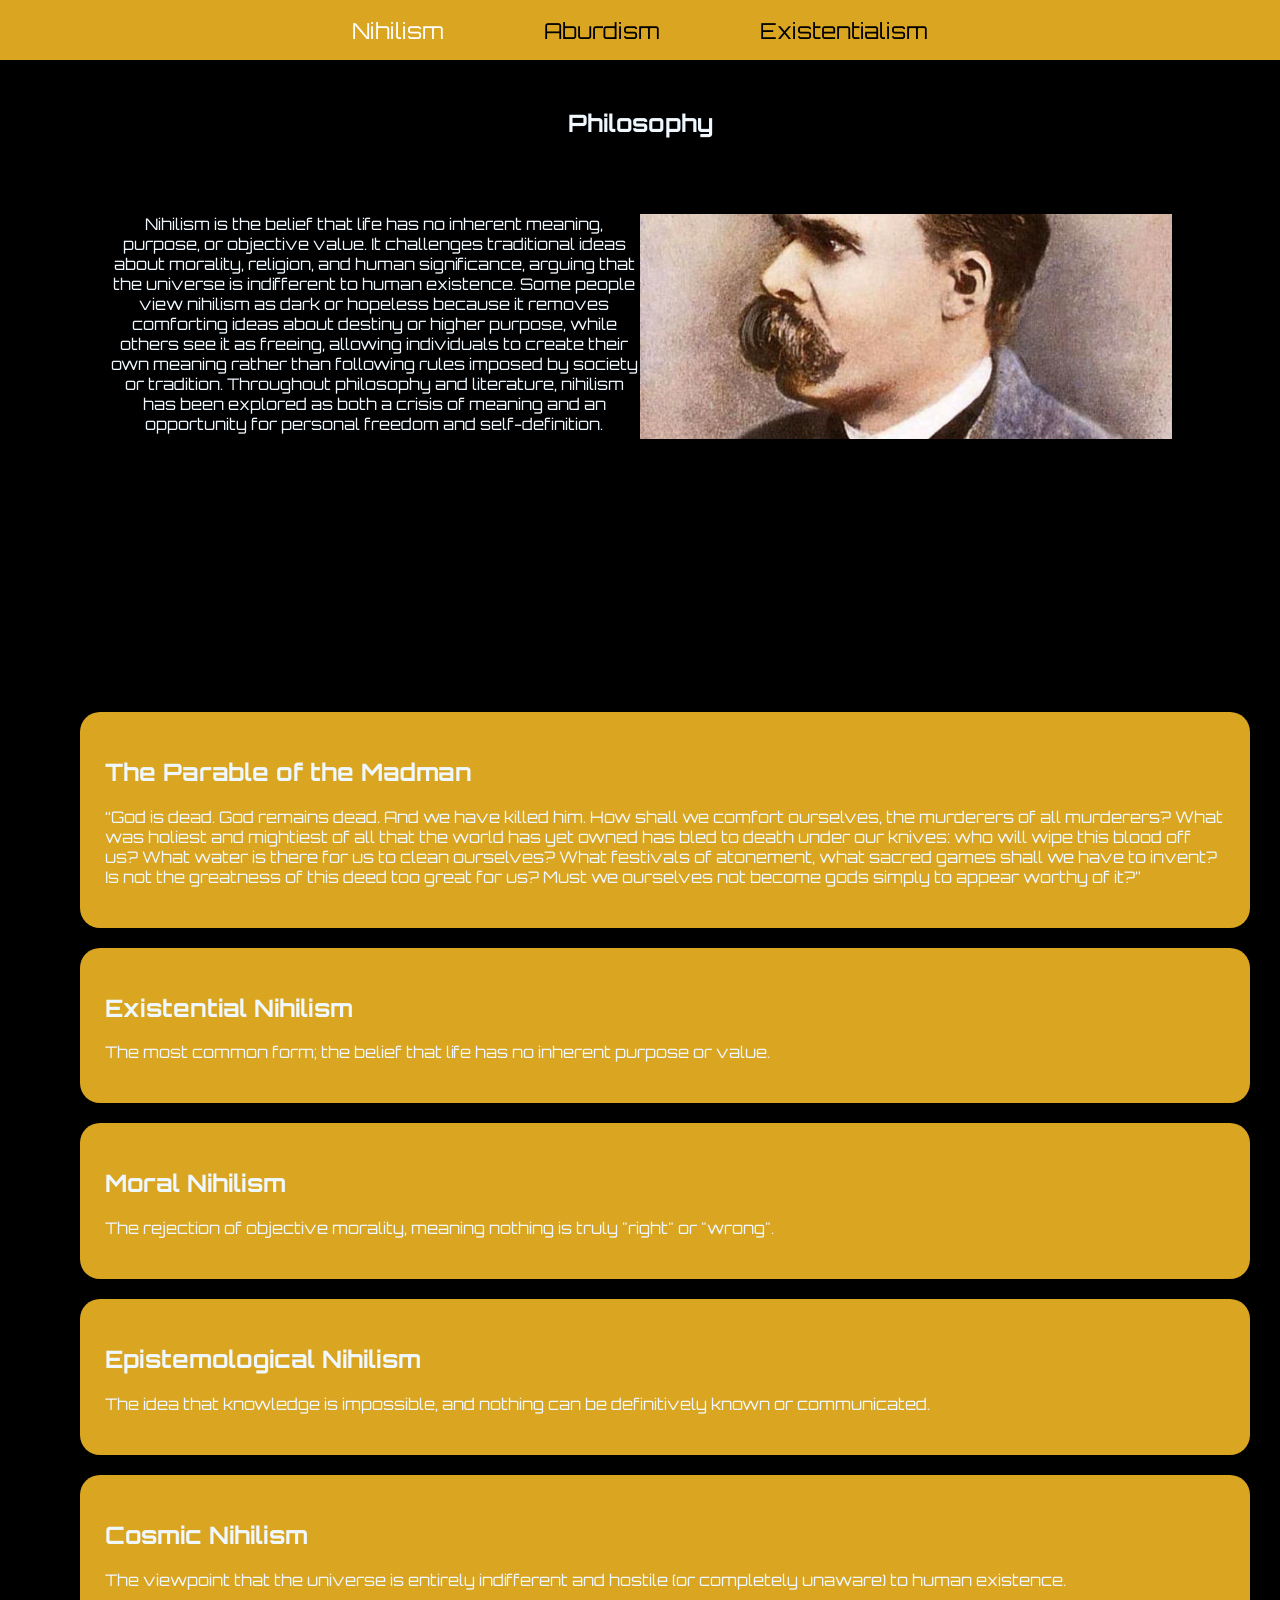
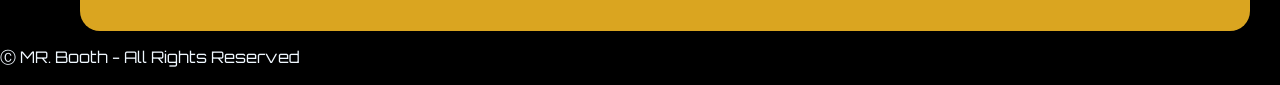
<file: index.html>
<!DOCTYPE html>
<html lang="en">
<head>
  <meta charset="UTF-8" />
  <meta name="viewport" content="width=device-width, initial-scale=1.0" />
  <link rel="stylesheet" href="style.css" />
  <link rel="stylesheet" href="defaults.css" />
  <title>Nihilism</title>
   <link rel="icon" type="image/x-icon" href="/images/philosophy_favicon.ico">
  <style>
    body {
      background-color: black;
      color: aliceblue;
    }
  </style>
</head>
<body>
  <header>
    <nav class="navigation-header">
      <div class="nav-items">
        <a href="index.html" class="active">Nihilism</a>
        <a href="aburdism.html">Aburdism</a>
        <a href="Existentialism.html">Existentialism</a>
      </div>
    </nav>
  </header>

  <main>
    <section>
      <h1>Philosophy</h1>
    </section>
    <section>
      <div class="fact-holder">
        Nihilism is the belief that life has no inherent meaning, purpose, or objective value. It challenges traditional ideas about morality, religion, and human significance, arguing that the universe is indifferent to human existence. Some people view nihilism as dark or hopeless because it removes comforting ideas about destiny or higher purpose, while others see it as freeing, allowing individuals to create their own meaning rather than following rules imposed by society or tradition. Throughout philosophy and literature, nihilism has been explored as both a crisis of meaning and an opportunity for personal freedom and self-definition.
        <br>
        <span class="fact-card ownership">
          <p class="fact">
            Friedrich Nietzsche (1844–1900): The philosopher most widely associated with nihilism. He did not advocate for nihilism, but rather diagnosed it as a cultural crisis. He argued that the loss of belief in God and religious morality—famously summarized as "God is dead"—would leave humanity in a spiritual void. Nietzsche viewed nihilism as a destructive phase but believed humanity could overcome it by creating its own values and meaning.
          </p>
        </span>
        <br><br>
        <p></p>
      </div>
    </section>

    <br>

    <div class="hover-box">
      <h2>The Parable of the Madman</h2>
      <p>
        “God is dead. God remains dead. And we have killed him. How shall we comfort ourselves, the murderers of all murderers? What was holiest and mightiest of all that the world has yet owned has bled to death under our knives: who will wipe this blood off us? What water is there for us to clean ourselves? What festivals of atonement, what sacred games shall we have to invent? Is not the greatness of this deed too great for us? Must we ourselves not become gods simply to appear worthy of it?”
      </p>
    </div>

    <br>

    <div class="hover-box">
      <h2>Existential Nihilism</h2>
      <p>The most common form; the belief that life has no inherent purpose or value.</p>
    </div>

    <br>

    <div class="hover-box">
      <h2>Moral Nihilism</h2>
      <p>The rejection of objective morality, meaning nothing is truly "right" or "wrong".</p>
    </div>

    <br>

    <div class="hover-box">
      <h2>Epistemological Nihilism</h2>
      <p>The idea that knowledge is impossible, and nothing can be definitively known or communicated.</p>
    </div>

    <br>

    <div class="hover-box">
      <h2>Cosmic Nihilism</h2>
      <p>The viewpoint that the universe is entirely indifferent and hostile (or completely unaware) to human existence.</p>
    </div>
  </main>

  <script type="text/javascript" src="responsive-navbar.js"></script>
  <script type="text/javascript" src="responsive-navbar.js"></script>
</body>
<footer>
  <p>Ⓒ <span id="copyrightYear"></span>MR. Booth - All Rights Reserved</p>
</footer>
</html>
</file>
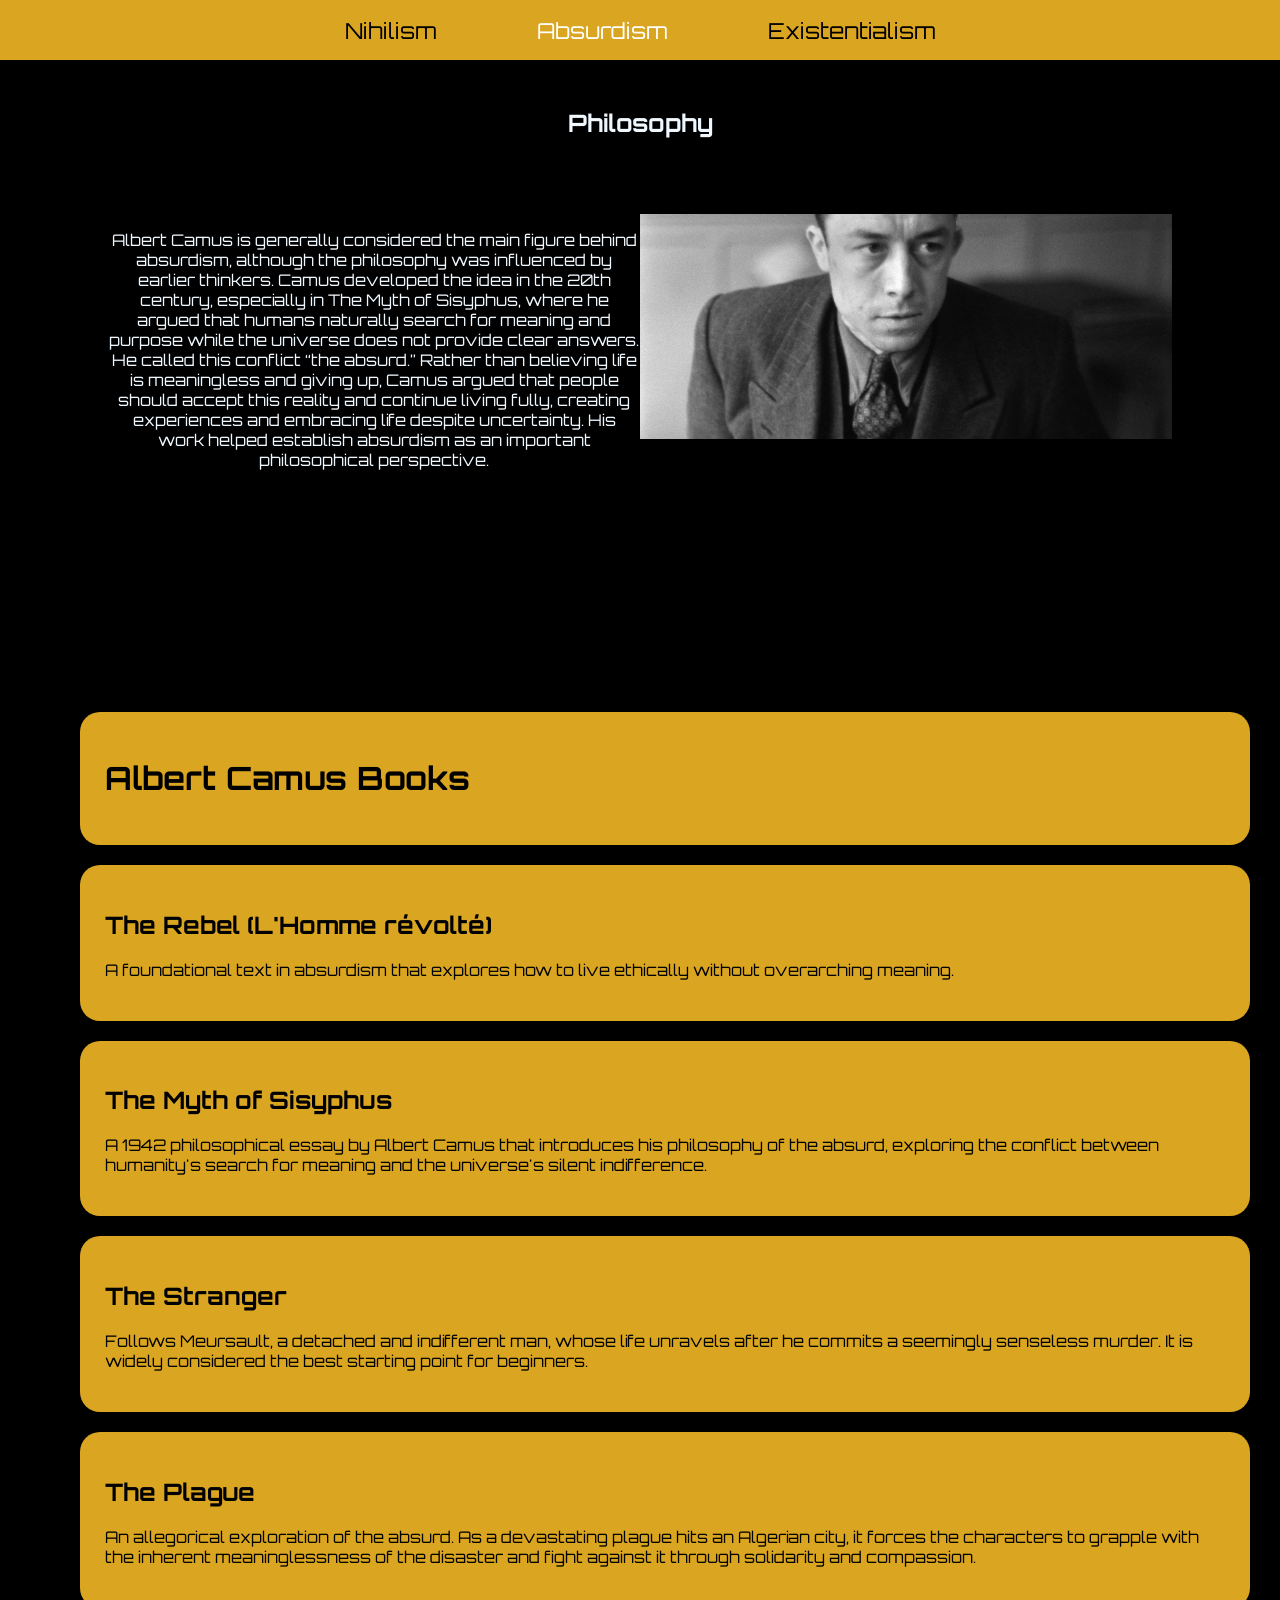
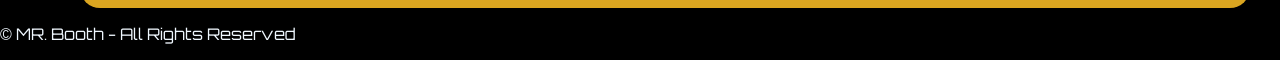
<file: aburdism.html>
<!DOCTYPE html>
<html lang="en">
<head>
  <meta charset="UTF-8" />
  <meta name="viewport" content="width=device-width, initial-scale=1.0" />
  <link rel="stylesheet" href="style.css" />
  <link rel="stylesheet" href="defaults.css" />
  <title>Absurdism</title>
   <link rel="icon" type="image/x-icon" href="/images/philosophy_favicon.ico">
  <style>
    body {
      background-color: black;
      color: aliceblue;
    }
  </style>
</head>
<body>
  <header>
    <nav class="navigation-header">
      <div class="nav-items">
        <a href="index.html">Nihilism</a>
        <a href="aburdism.html" class="active">Absurdism</a>
        <a href="Existentialism.html">Existentialism</a>
      </div>
    </nav>
  </header>

  <main>
    <section>
      <h1>Philosophy</h1>
    </section>

    <section>
      <div class="fact-holder">
        <p>
          Albert Camus is generally considered the main figure behind absurdism, although the philosophy was influenced by earlier thinkers. Camus developed the idea in the 20th century, especially in The Myth of Sisyphus, where he argued that humans naturally search for meaning and purpose while the universe does not provide clear answers. He called this conflict “the absurd.” Rather than believing life is meaningless and giving up, Camus argued that people should accept this reality and continue living fully, creating experiences and embracing life despite uncertainty. His work helped establish absurdism as an important philosophical perspective.
        </p>
        
          <span class="fact-card camus">
                  <p class="fact">
       Albert Camus is generally considered the main figure behind absurdism,  where he argued that humans naturally search for meaning and purpose while the universe does not provide clear answers. He called this conflict “the absurd.” Rather than believing life is meaningless and giving up, Camus argued that people should accept this reality and continue living fully, creating experiences and embracing life despite uncertainty. His work helped establish absurdism as an important philosophical perspective.
        </span>
      </div>
    </section>

    <br>

    <div class="hover-box">
      <a href="https://en.wikipedia.org/wiki/Albert_Camus" target="_blank">
        <h1>Albert Camus Books</h1>
      </a>
    </div>

    <br>

    <div class="hover-box">
      <a href="https://en.wikipedia.org/wiki/The_Rebel_(book)" target="_blank">
        <h2>The Rebel (L'Homme révolté)</h2>
        <p>A foundational text in absurdism that explores how to live ethically without overarching meaning.</p>
      </a>
    </div>

    <br>

    <div class="hover-box">
      <a href="https://en.wikipedia.org/wiki/The_Myth_of_Sisyphus" target="_blank">
        <h2>The Myth of Sisyphus</h2>
        <p>A 1942 philosophical essay by Albert Camus that introduces his philosophy of the absurd, exploring the conflict between humanity's search for meaning and the universe's silent indifference.</p>
      </a>
    </div>

    <br>

    <div class="hover-box">
      <a href="https://en.wikipedia.org/wiki/The_Stranger_(Camus_novel)" target="_blank">
        <h2>The Stranger</h2>
        <p>Follows Meursault, a detached and indifferent man, whose life unravels after he commits a seemingly senseless murder. It is widely considered the best starting point for beginners.</p>
      </a>
    </div>

    <br>

    <div class="hover-box">
      <a href="https://en.wikipedia.org/wiki/The_Plague_(novel)" target="_blank">
        <h2>The Plague</h2>
        <p>An allegorical exploration of the absurd. As a devastating plague hits an Algerian city, it forces the characters to grapple with the inherent meaninglessness of the disaster and fight against it through solidarity and compassion.</p>
      </a>
    </div>
  </main>

  <script type="text/javascript" src="responsive-navbar.js"></script>

  <footer>
    <p>© <span id="copyrightYear"></span>MR. Booth - All Rights Reserved</p>
  </footer>
</body>
</html>
</file>
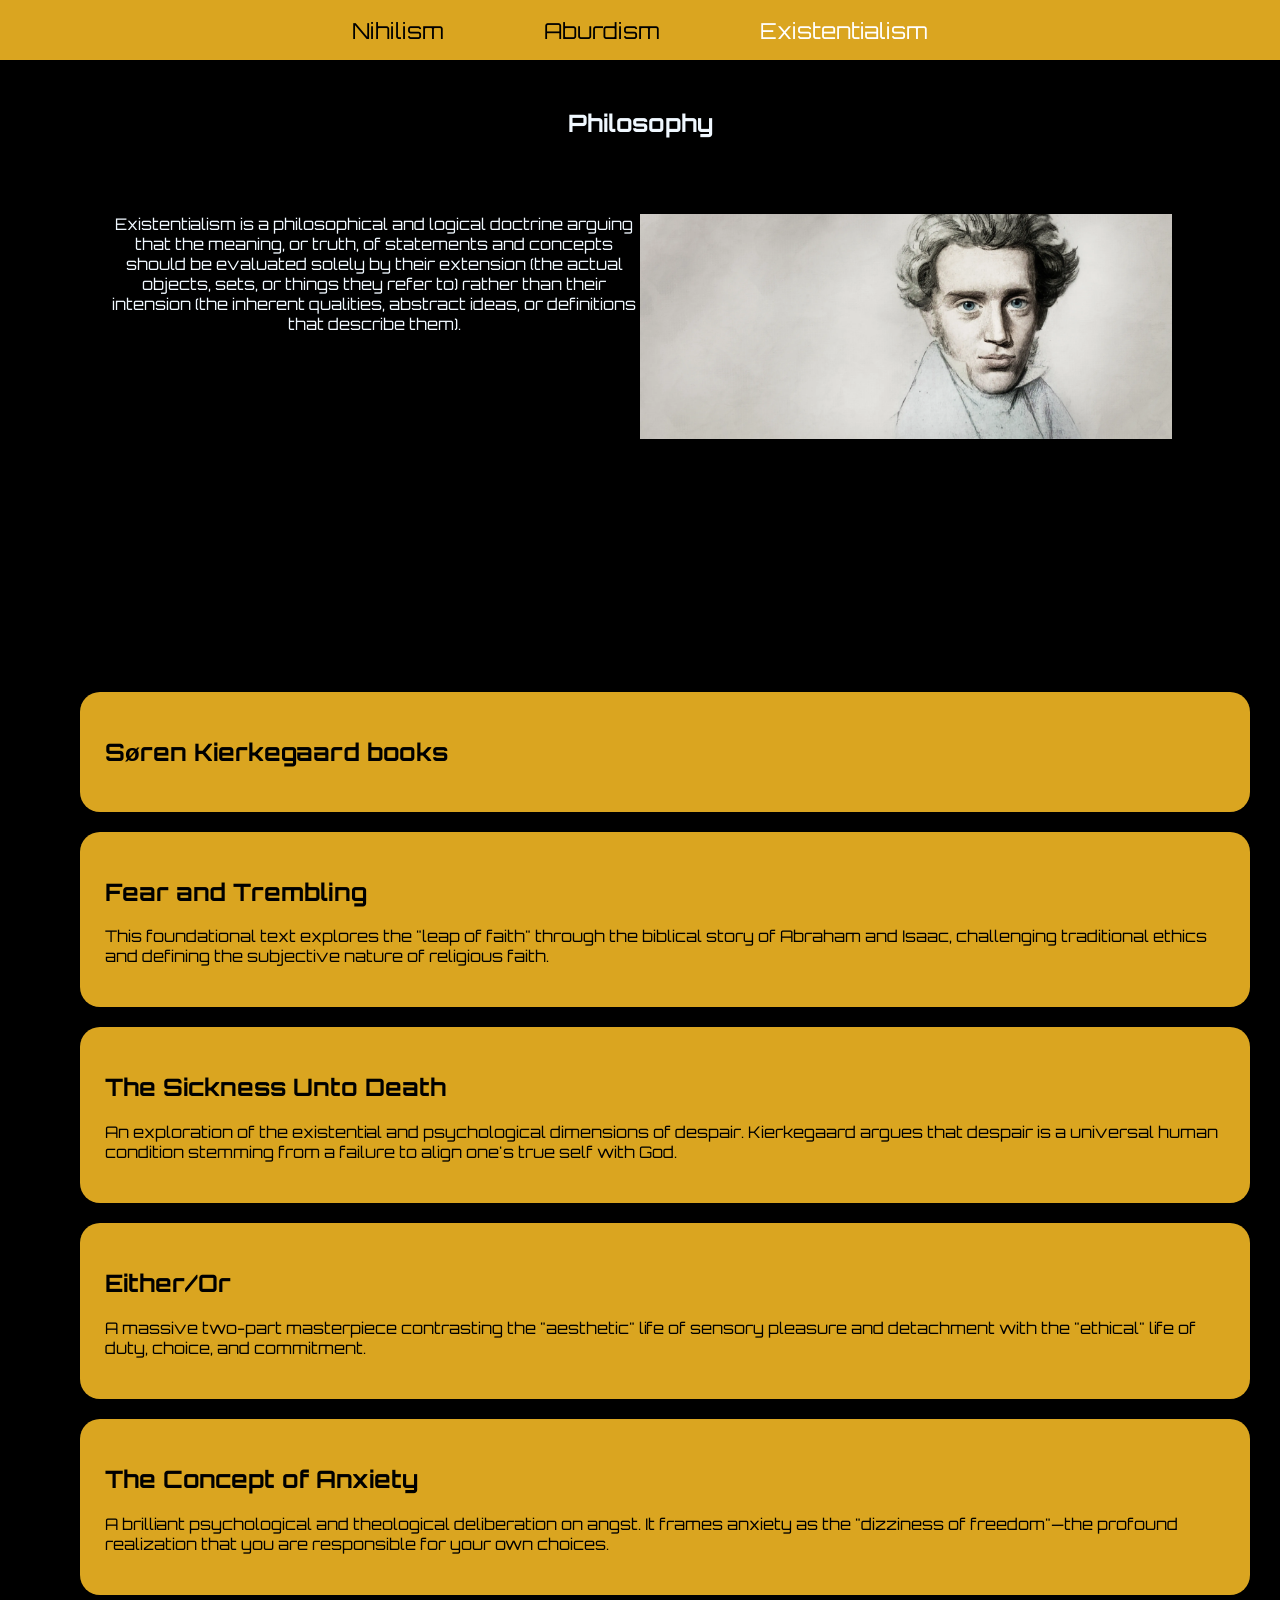
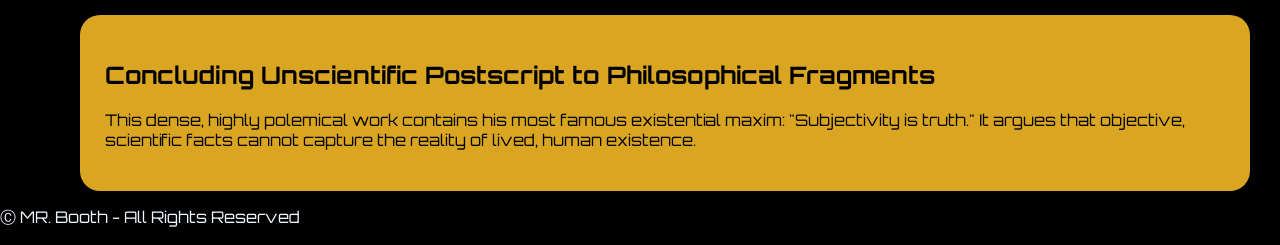
<file: Existentialism.html>
<!DOCTYPE html>
<html lang="en">
<head>
  <meta charset="UTF-8" />
  <meta name="viewport" content="width=device-width, initial-scale=1.0" />
  <link rel="stylesheet" href="style.css" />
  <link rel="stylesheet" href="defaults.css" />
  <title>Existentialism</title>
   <link rel="icon" type="image/x-icon" href="/images/philosophy_favicon.ico">
  <style>
    body {
      background-color: black;
      color: aliceblue;
    }
  </style>
</head>
<body>
  <header>
    <nav class="navigation-header">
      <div class="nav-items">
        <a href="index.html">Nihilism</a>
        <a href="aburdism.html">Aburdism</a>
        <a href="Existentialism.html" class="active">Existentialism</a>
      </div>
    </nav>
  </header>

  <main>
    <section>
      <h1>Philosophy</h1>
    </section>
    <section>
      <div class="fact-holder">
        Existentialism is a philosophical and logical doctrine arguing that the meaning, or truth, of statements and concepts should be evaluated solely by their extension (the actual objects, sets, or things they refer to) rather than their intension (the inherent qualities, abstract ideas, or definitions that describe them).
        <br>
        <span class="fact-card kierkegaard">
          <p class="fact">
            Danish philosopher Søren Kierkegaard (1813–1855) is widely recognized as the "father of existentialism". He revolutionized 19th-century philosophy by shifting the focus away from abstract, objective systems of thought and toward the lived, subjective experience of the "single individual," personal choice, and existential dread.
          </p>
        </span>
        <br><br>
        <p></p>
      </div>
    </section>

    <div class="hover-box">
      <a href="https://en.wikipedia.org/wiki/S%C3%B8ren_Kierkegaard">
        <h2>Søren Kierkegaard books</h2>
      </a>
    </div>

    <br>

    <div class="hover-box">
      <a href="https://en.wikipedia.org/wiki/Fear_and_Trembling">
        <h2>Fear and Trembling</h2>
        <p>This foundational text explores the "leap of faith" through the biblical story of Abraham and Isaac, challenging traditional ethics and defining the subjective nature of religious faith.</p>
      </a>
    </div>

    <br>

    <div class="hover-box">
      <a href="https://en.wikipedia.org/wiki/The_Sickness_unto_Death">
        <h2>The Sickness Unto Death</h2>
        <p>An exploration of the existential and psychological dimensions of despair. Kierkegaard argues that despair is a universal human condition stemming from a failure to align one's true self with God.</p>
      </a>
    </div>

    <br>

    <div class="hover-box">
      <a href="https://en.wikipedia.org/wiki/Either/Or_(Kierkegaard_book)">
        <h2>Either/Or</h2>
        <p>A massive two-part masterpiece contrasting the "aesthetic" life of sensory pleasure and detachment with the "ethical" life of duty, choice, and commitment.</p>
      </a>
    </div>

    <br>

    <div class="hover-box">
      <a href="https://en.wikipedia.org/wiki/The_Concept_of_Anxiety">
        <h2>The Concept of Anxiety</h2>
        <p>A brilliant psychological and theological deliberation on angst. It frames anxiety as the "dizziness of freedom"—the profound realization that you are responsible for your own choices.</p>
      </a>
    </div>

    <br>

    <div class="hover-box">
      <a href="https://en.wikipedia.org/wiki/Concluding_Unscientific_Postscript_to_Philosophical_Fragments">
        <h2>Concluding Unscientific Postscript to Philosophical Fragments</h2>
        <p>This dense, highly polemical work contains his most famous existential maxim: "Subjectivity is truth." It argues that objective, scientific facts cannot capture the reality of lived, human existence.</p>
      </a>
    </div>
  </main>

  <script type="text/javascript" src="responsive-navbar.js"></script>
  <script type="text/javascript" src="responsive-navbar.js"></script>
</body>
<footer>
  <p>Ⓒ <span id="copyrightYear"></span>MR. Booth - All Rights Reserved</p>
</footer>
</html>
</file>
<file: style.css>
body {
    background-color: var(--body-background);
    color: var(--body-text-colour);
    padding: 0;
    margin: 0;
    box-sizing: border-box;
    width: 100%;
    min-height: 100vh; /* Make the content fill the page so the footer is at the bottom */
    display: flex;
    flex-direction: column;
      font-family: var(--body-font);
}

main {
    height: 100%;
    justify-content: center;
    margin: 0 auto; /* Center if the browser is really wide */
    min-width: 25rem; /* Don't let the content get too narrow */
    max-width: 70rem; /*  Don't let the content get too wide */
    padding: 0;
}

section {
    width: 95%;
    text-align: center;
    padding: 2.5% 2.5%;
    display: flex;
    flex-wrap: wrap;
    align-content: center;
}

h1 {
    width: 100%;
}

/* Nav bar */
nav {
    padding: 0 15px;
    height: 60px;
    font-size: 22px;
    display: flex;
    justify-content: center;
    align-items: center;
      background-color: var(--nav-colour);
}

/* Nav items */
.nav-items {
  display: flex;
  gap: 100px;
}

/* Nav bar links */
.nav-items > a {
  color: var(--nav-items-colour);
  text-decoration: none;
  transition: .4s ease-in-out;
}


/* Nav links hover */
.nav-items > a:hover {
  color: var(--nav-items-active);
}


/* Nav links active */

.nav-items .active {
  color: var(--nav-items-active);
  pointer-events: none;
}


/* Burger menu */
.burger {
  display: none;
  font-size: 20px;
  font-weight: 800;
  color: var(--burger-colour);
  margin-left: auto;
}


/* Hero image - homepage */
.hero-image {
  min-height: 50vh; /* 50% of the visible area of the page */
  background-image: url('images/antarctic-lights.jpg');
  background-size: cover;
  background-position: center;
}


/* Hero image - wildlife */
.wildlife {
  background-image: url('images/antarctic-penguins.jpg');
}


/* Hero image - climate */
.climate {
  background-image: url('images/antarctic-daytime.jpg');
}


/* Fact holder - homepage */
.fact-holder {
  display: grid;
  height: 50vh;
 grid-template-rows: 50% 50%;
  grid-template-columns: 50% 50%;
}

/* Fact holder - wildlife */
.fact-holder-wildlife {
  display: grid;
  height: 70vh;
  grid-template-rows: 1fr 1fr 1fr;
  grid-template-columns: 2fr 3fr;
}



/* Fact card */
.fact-card {
  width: 100%;
  display: flex;
  background-size: cover;
  background-position: center;
}


.fact {
  font-size: 100%;
  color: var(--fact-text-colour);
  background-color: var(--fact-background);
  height: 100%;
  margin: 0;
  display: flex;
  flex-wrap: wrap;
  align-content: center;
  padding: 0 5px 0 5px;
    opacity: 0;
    transition: .4s ease-in-out;
}

/* Fact hover */
.fact:hover {
  opacity: 2
  ;
}


/* Fact images */

.sun {
  background-image: url("images/antarctic-sun.jpg");
}

.discovery {
  background-image: url("images/aerial-antarctica.jpeg");
}

.kierkegaard {
  background-image: url("images/Søren\ Kierkegaard.webp");
}

.ownership {
  background-image: url("images/fried\ nietzsche.jpg");
}

.camus {
  background-image: url("images/albert\ camus.jpg");
}

.penguins {
  background-image: url("images/wildlife-emperor-penguin.jpg");
  grid-row-start: 1;
  grid-row-end: 3;
}

.krill {
  background-image: url("images/wildlife-krill.jpg");
}

.seals {
  background-image: url("images/wildlife-seal.jpg");
}

.orcas {
  background-image: url("images/wildlife-orca.jpg");
    grid-column-start: 1;
  grid-column-end: 3;
}

.minke-whale {
  background-image: url("images/wildlife-minke-whale.jpg");
}

.albatross {
  background-image: url("images/wildlife-albatross.jpg");
}

.gentoo-penguin {
  background-image: url("images/wildlife-gentoo-penguin.jpg");
}

.temperature {
  background-image: url("images/climate-snow.jpg");
}

.sunburn {
  background-image: url("images/climate-sun.jpg");
}

.ice {
  background-image: url("images/climate-ice.jpg");
}

.rainfall {
  background-image: url("images/climate-rain.jpg");
}

/* Media query */
@media screen and (max-width:768px) {
    .burger {
    display: flex;
    cursor: pointer;
  }

  .burger #closeHam {
    display: none;
  }
    .nav-items {
    display: none;
    flex-direction: column;
    align-items: center;
    position: absolute;
    right: 0;
    top: 58px;
    background-color: var(--nav-colour);
    width: 100%;
    height: calc(100vh - 58px);
    padding-top: 60px;
    gap: 10vh;
  }
    .fact-holder {
    height: 100vh;
    grid-template-rows: 25% 25% 25% 25%;
    grid-template-columns: 100%;
  }
    .fact-holder-wildlife {
    grid-template-rows: 1fr 1fr 1fr 1fr 1fr;
    grid-template-columns: 1fr;
    height: 140vh;
  }

    .penguins {
    grid-row-start: 1;
    grid-row-end: 3;
  }

  .orcas {
    grid-column-start: 1;
    grid-column-end: 2;
  }


}
/* Floating container */
.hover-box {
  width: 100%;
  padding: 25px;
  background: goldenrod;
  border-radius: 20px;


  box-shadow: 0 10px 25px rgba(0,0,0,0.25);


  transition: all 0.3s ease;
}

/* Hover effect */
.hover-box:hover {
  transform: translateY(-10px);
  box-shadow: 0 18px 35px rgba(0,0,0,0.35);
}

footer{background-color: black;}
#background {
  width: 70%;
  background-color: var(--background-colour);
  border: none;
  color: var(--text-colour);
}

#background-display {
  display: none;
  justify-content: space-between;
  margin: 20px;
}


/* Light Mode Styles */

body.light-mode {
  background: var(--background-colour-light-mode);
  color: var(--text-colour-light-mode);
}

.light-mode .navigation {
  background-color: var(--background-colour-light-mode-navigation);
}

.light-mode .year {
  color: var(--text-colour-light-mode-year);
}

.light-mode .logo {
  color: var(--text-colour-light-mode-logo);
}

.light-mode nav a {
  color: var(--text-colour-light-mode-nav);
}

.light-mode nav a:hover {
  color: var(--text-colour-light-mode-nav-hover);
}

.light-mode .header {
  background: var(--background-colour-light-mode-header);
}

.light-mode footer {
  background: var(--background-colour-light-mode-footer);
  color: var(--text-colour-light-mode-footer);
}
a:link {
  color: rgb(0, 0, 0);
  background-color: transparent;
  text-decoration: none;
}

a:visited {
  color: rgb(255, 255, 255);
  background-color: transparent;
  text-decoration: none;
}

a:hover {
  color: rgb(255, 255, 255);
  background-color: transparent;
  text-decoration: underline;
}

a:active {
  color: rgb(255, 255, 255);
  background-color: transparent;
  text-decoration: underline;
}
</file>
<file: defaults.css>
/* Import a font */
@import url('https://fonts.googleapis.com/css2?family=Orbitron&display=swap');


:root {
  --body-background: #ece8ef;
  --body-text-colour: #000500;

  --nav-colour: goldenrod;
  --nav-items-colour: black
  ;
  --nav-items-active: white;

  --burger-colour: white;

  --fact-text-colour: #ece8ef;
  --fact-background: #000500a5;
  --body-font: "Orbitron", sans-serif;
  --text-colour-light-mode-year: #000000;
  --text-colour-light-mode-logo: #000000;
  --text-colour-light-mode-nav: #000000;
  --text-colour-light-mode-nav-hover: #2196f3;
  --background-colour-light-mode-header: #e6b400;
  --background-colour-light-mode-footer: #e6b400;
  --text-colour-light-mode-footer: #000000;
}
</file>
